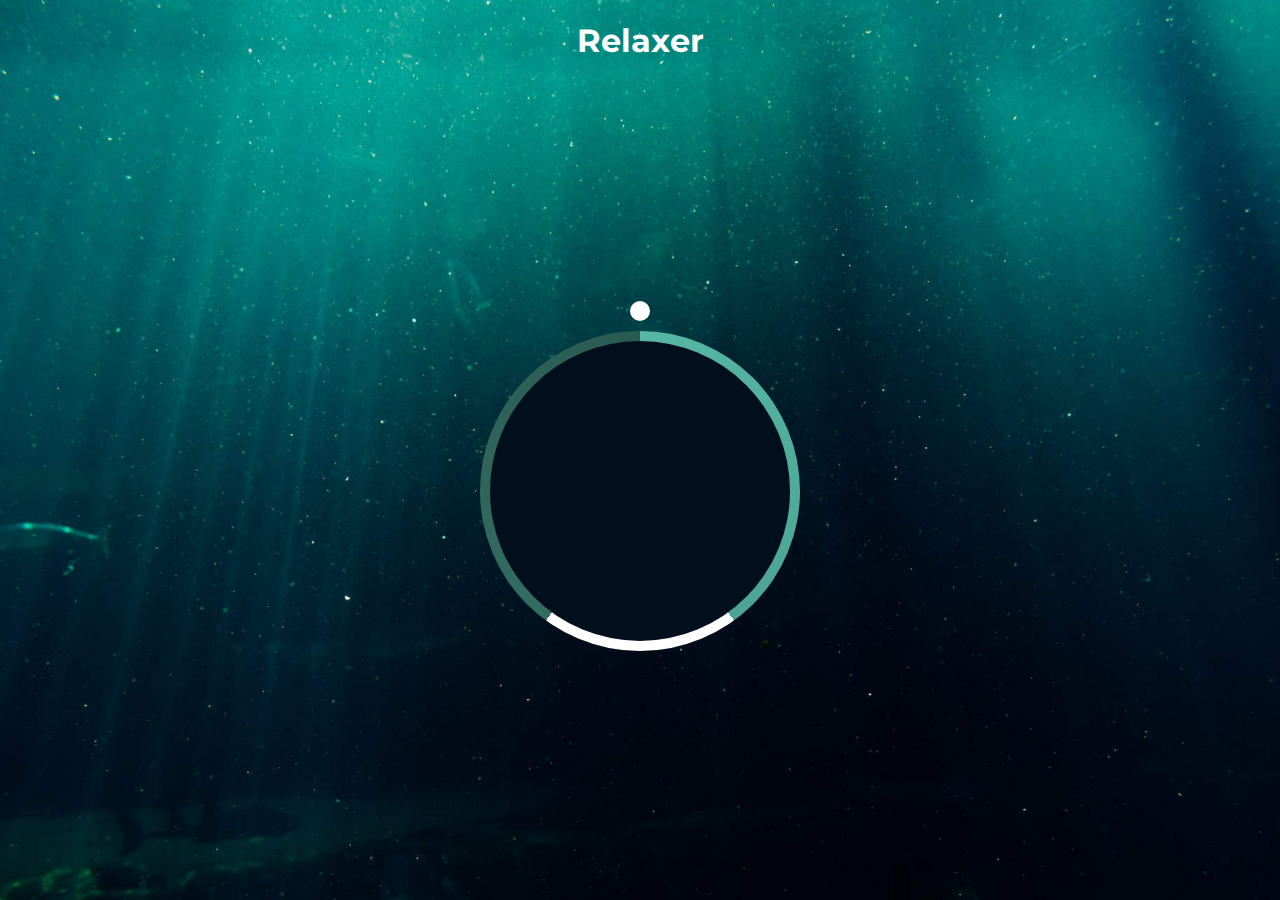
<file: project-relaxer/index.html>
<!DOCTYPE html>
<html lang="en">
  <head>
    <meta charset="UTF-8" />
    <meta http-equiv="X-UA-Compatible" content="IE=edge" />
    <meta name="viewport" content="width=device-width, initial-scale=1.0" />
    <link rel="stylesheet" href="style.css" />
    <title>Relaxer</title>
  </head>
  <body>
    <h1>Relaxer</h1>
    <div class="container">
      <div class="circle"></div>
      <p id="text"></p>
      <div class="pointer-container">
        <div class="pointer"></div>
      </div>
      <div class="gradient-circle"></div>
    </div>
    <script src="script.js"></script>
  </body>
</html>
</file>
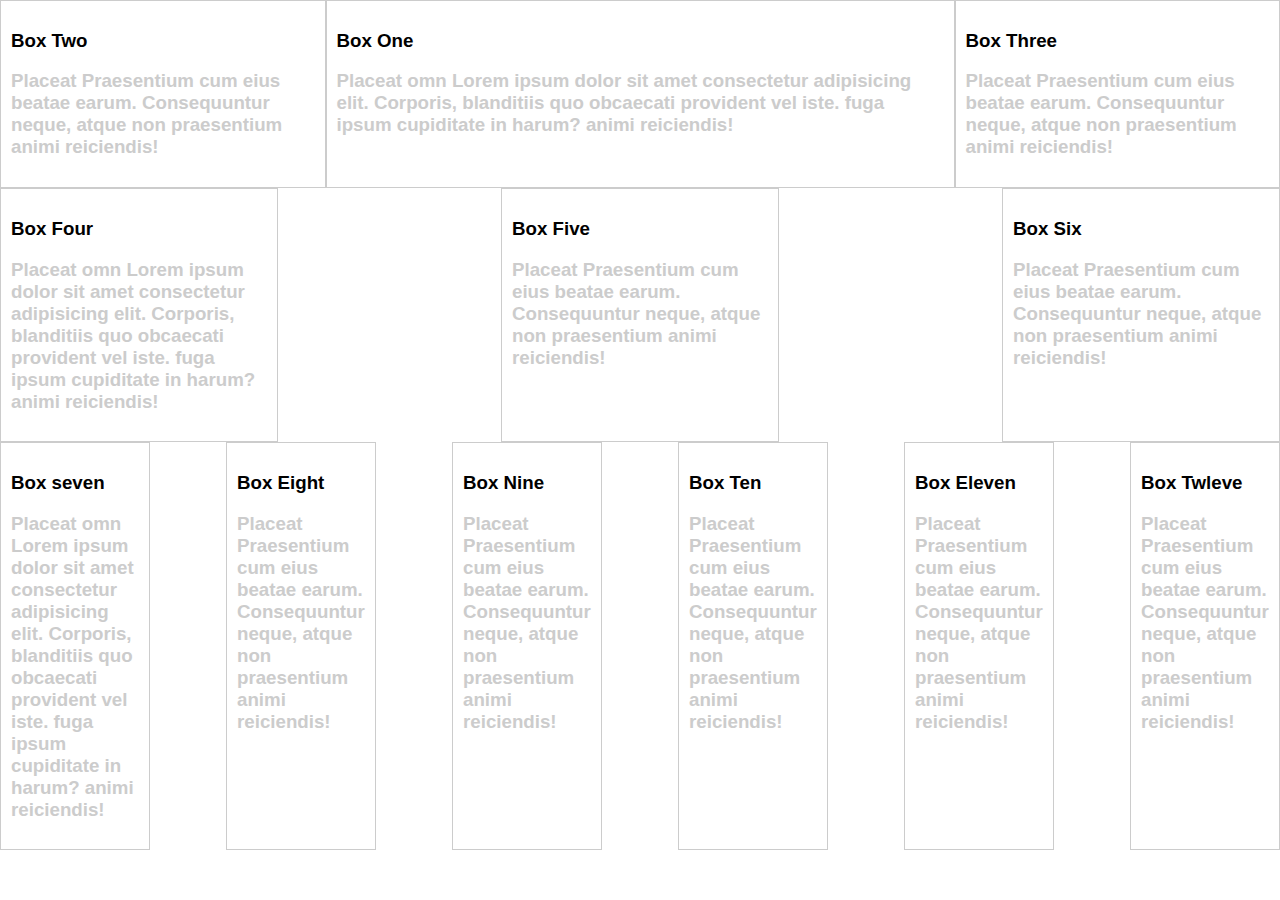
<file: project2/index.html>
<!DOCTYPE html>
<html lang="en">
<head>
    <meta charset="UTF-8">
    <meta http-equiv="X-UA-Compatible" content="IE=edge">
    <meta name="viewport" content="width=device-width, initial-scale=1.0">
    <title>Flex box project</title>
    <link rel="stylesheet" href="style.css"/>
</head>
<body>
    <div class="container-1">
        <div class="box-1">
            <h3>Box One <h3>
                <p>Placeat omn
                   Lorem ipsum dolor sit amet consectetur adipisicing elit. Corporis, blanditiis quo obcaecati provident vel iste.
                   
                    fuga ipsum cupiditate in harum?
                    animi reiciendis!</p>
        </div>
        <div class="box-2">
            <h3>Box Two <h3>
                <p>Placeat  
                    Praesentium cum eius beatae earum. Consequuntur neque, atque non praesentium 
                    animi reiciendis!</p>
        </div>
        <div class="box-3">
            <h3>Box Three <h3>
                <p>Placeat
                    Praesentium cum eius beatae earum. Consequuntur neque, atque non praesentium 
                    animi reiciendis!</p>
        </div>
    </div>
    <div class="container-2">
        <div class="container-2-box">
            <h3>Box Four <h3>
                <p>Placeat omn
                   Lorem ipsum dolor sit amet consectetur adipisicing elit. Corporis, blanditiis quo obcaecati provident vel iste.
                   
                    fuga ipsum cupiditate in harum?
                    animi reiciendis!</p>
        </div>
        <div class="container-2-box">
            <h3>Box Five <h3>
                <p>Placeat  
                    Praesentium cum eius beatae earum. Consequuntur neque, atque non praesentium 
                    animi reiciendis!</p>
        </div>
        <div class="container-2-box">
            <h3>Box Six <h3>
                <p>Placeat
                    Praesentium cum eius beatae earum. Consequuntur neque, atque non praesentium 
                    animi reiciendis!</p>
        </div>
    </div>
    <div class="container-3">
        <div class="container-3-box">
            <h3>Box seven <h3>
                <p>Placeat omn
                   Lorem ipsum dolor sit amet consectetur adipisicing elit. Corporis, blanditiis quo obcaecati provident vel iste.
                   
                    fuga ipsum cupiditate in harum?
                    animi reiciendis!</p>
        </div>
        <div class="container-3-box">
            <h3>Box Eight <h3>
                <p>Placeat  
                    Praesentium cum eius beatae earum. Consequuntur neque, atque non praesentium 
                    animi reiciendis!</p>
        </div>
        <div class="container-3-box">
            <h3>Box Nine <h3>
                <p>Placeat
                    Praesentium cum eius beatae earum. Consequuntur neque, atque non praesentium 
                    animi reiciendis!</p>
        </div>
        <div class="container-3-box">
            <h3>Box Ten <h3>
                <p>Placeat
                    Praesentium cum eius beatae earum. Consequuntur neque, atque non praesentium 
                    animi reiciendis!</p>
        </div>
        <div class="container-3-box">
            <h3>Box Eleven <h3>
                <p>Placeat
                    Praesentium cum eius beatae earum. Consequuntur neque, atque non praesentium 
                    animi reiciendis!</p>
        </div>
        <div class="container-3-box">
            <h3>Box Twleve <h3>
                <p>Placeat
                    Praesentium cum eius beatae earum. Consequuntur neque, atque non praesentium 
                    animi reiciendis!</p>
        </div>
    </div>
</body>
</html>
</file>
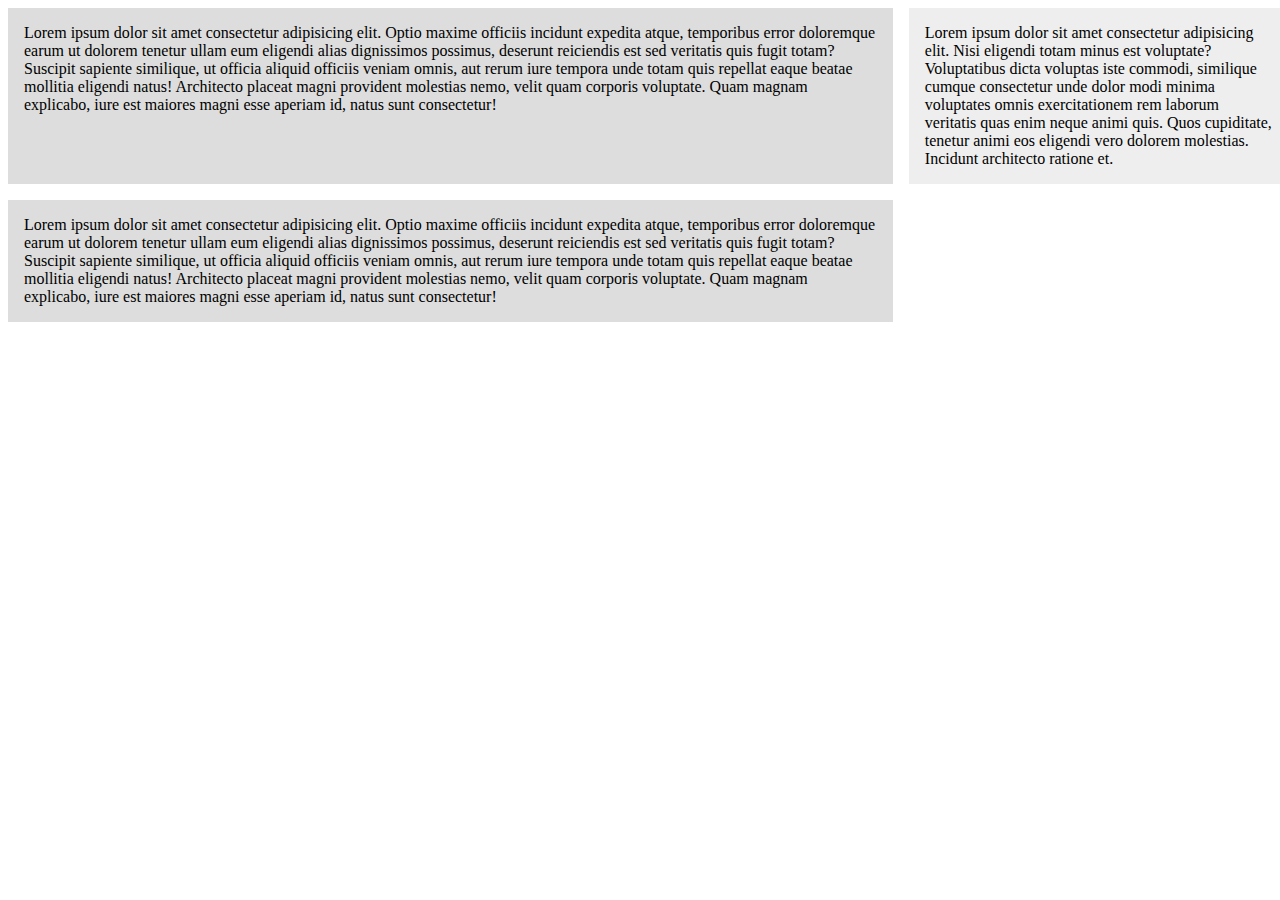
<file: project3/index.html>
<!DOCTYPE html>
<html lang="en">
<head>
    <meta charset="UTF-8">
    <meta http-equiv="X-UA-Compatible" content="IE=edge">
    <meta name="viewport" content="width=device-width, initial-scale=1.0">
    <link rel="stylesheet" href="style.css">
    <title>Grid project</title>
</head>
<body>
    <div class="wrapper">
        <div>
            Lorem ipsum dolor sit amet consectetur 
            adipisicing elit. Optio maxime officiis 
            incidunt expedita atque, temporibus error
             doloremque earum ut dolorem tenetur ullam 
             eum eligendi alias dignissimos possimus, 
             deserunt reiciendis est sed veritatis quis 
             fugit totam? Suscipit sapiente similique, 
             ut officia aliquid officiis veniam omnis, 
             aut rerum iure tempora unde totam quis repellat
              eaque beatae mollitia eligendi natus! 
              Architecto placeat magni provident molestias
               nemo, velit quam corporis voluptate. Quam
                magnam explicabo, iure est maiores magni 
            esse aperiam id, natus sunt consectetur! 
        </div>
        <div>Lorem ipsum dolor sit amet consectetur
             adipisicing elit. Nisi eligendi totam minus
              est voluptate? Voluptatibus dicta voluptas
               iste commodi, similique cumque consectetur
                unde dolor modi minima voluptates omnis 
                exercitationem rem laborum veritatis quas 
                enim neque animi quis. Quos cupiditate, 
                tenetur animi eos eligendi vero dolorem 
                molestias.
             Incidunt architecto ratione et.
            </div>
            <div>
                Lorem ipsum dolor sit amet consectetur 
                adipisicing elit. Optio maxime officiis 
                incidunt expedita atque, temporibus error
                 doloremque earum ut dolorem tenetur ullam 
                 eum eligendi alias dignissimos possimus, 
                 deserunt reiciendis est sed veritatis quis 
                 fugit totam? Suscipit sapiente similique, 
                 ut officia aliquid officiis veniam omnis, 
                 aut rerum iure tempora unde totam quis repellat
                  eaque beatae mollitia eligendi natus! 
                  Architecto placeat magni provident molestias
                   nemo, velit quam corporis voluptate. Quam
                    magnam explicabo, iure est maiores magni 
                esse aperiam id, natus sunt consectetur! 
            </div>
      
      
      
      
      
      
      
      
      
      
      
        
    </div>
</body>
</html>
</file>
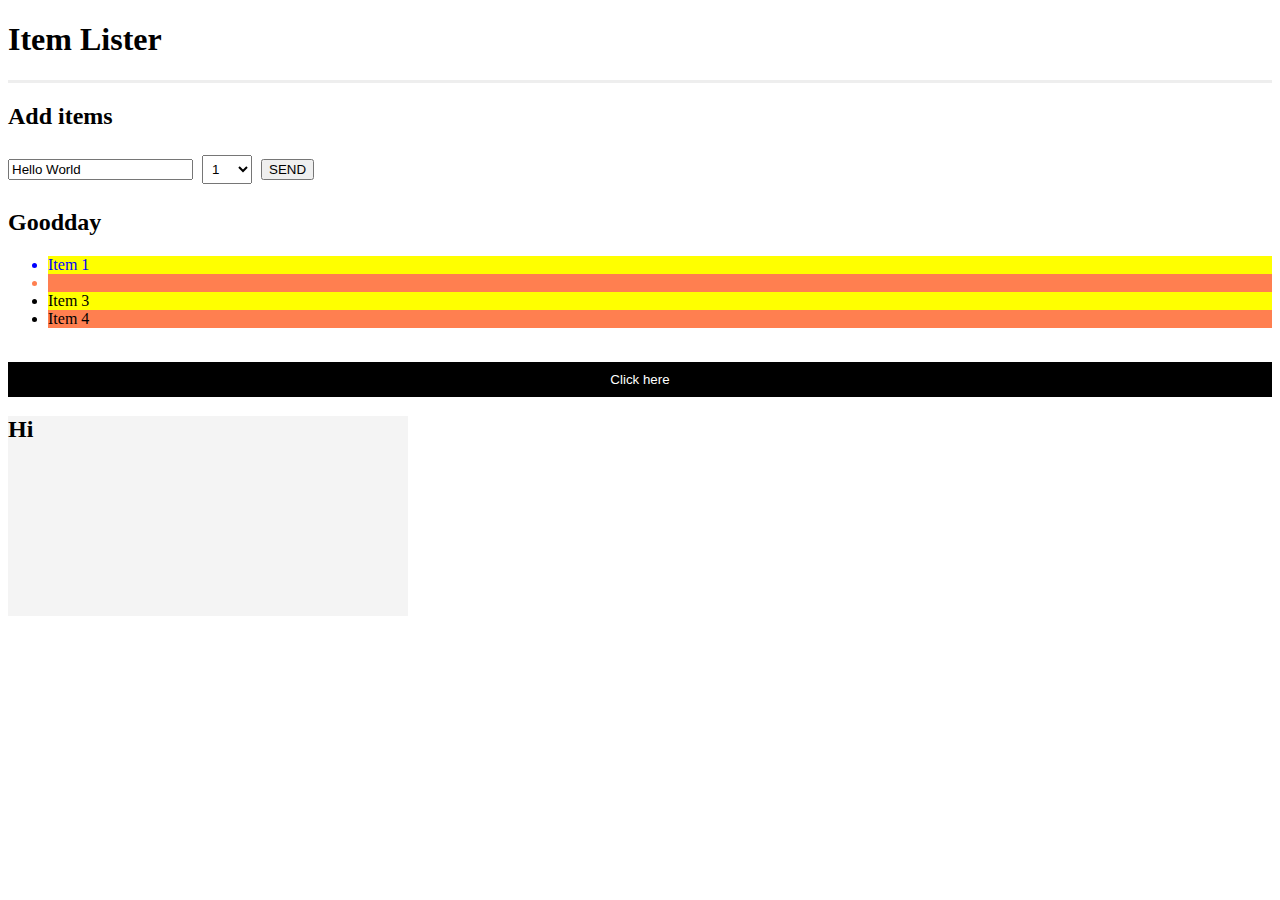
<file: project4/index.html>
<!DOCTYPE html>
<html lang="en">
<head>
    <meta charset="UTF-8">
    <meta http-equiv="X-UA-Compatible" content="IE=edge">
    <meta name="viewport" content="width=device-width, initial-scale=1.0">
    <title>Item Lister </title>
    <link rel="stylesheet" href="style.css">
</head>
<body>
    <header id="main-header">
        <div class="container">
            <h1 id="header-title">Item Lister <span style="display: none;">123</span></h1>
        </div>
    </header>
    <div class="conatiner">
        <div id="main">
            <h2 class="title">Add items</h2>
            <form>
                <input type="text">
                <select style="margin:5px; padding:5px; width:50px;">
                    <option value="1">1</option>
                    <option value="2">2</option>
                    <option value="3">3</option>
                    <option value="4">4</option>
                </select>
                <input type="submit" value="Submit">
            </form>
            <h2 class="title">Items</h2>
            <ul id="items">
                <li class="list-group-item">Item 1</li>
                <li class="list-group-item">Item 2</li>
                <li class="list-group-item">Item 3</li>
                <li class="list-group-item">Item 4</li>
             
            </ul>
            <div id="output"></div>
            <br>
            <button class="btn btn-dark btn-block" id="button">Click here</button>
        <br>
        <div  id="box" style="width: 400px; height:200px; background:#f4f4f4;">
        <h2>Hi</h2>
        </div>
        </div>
    </div>
    <script src="script.js"></script>
    <!-- <script src="main.js"></script> -->
    <!-- <script src="object_literals.js"></script> -->
    <!-- <script src="constructor.js"></script> -->
    <!-- <script src="prototypes.js"></script> -->
    <!-- <script src="inheritance.js"></script> -->
    <!-- <script src="subclass.js"></script> -->
</body>
</html>
</file>
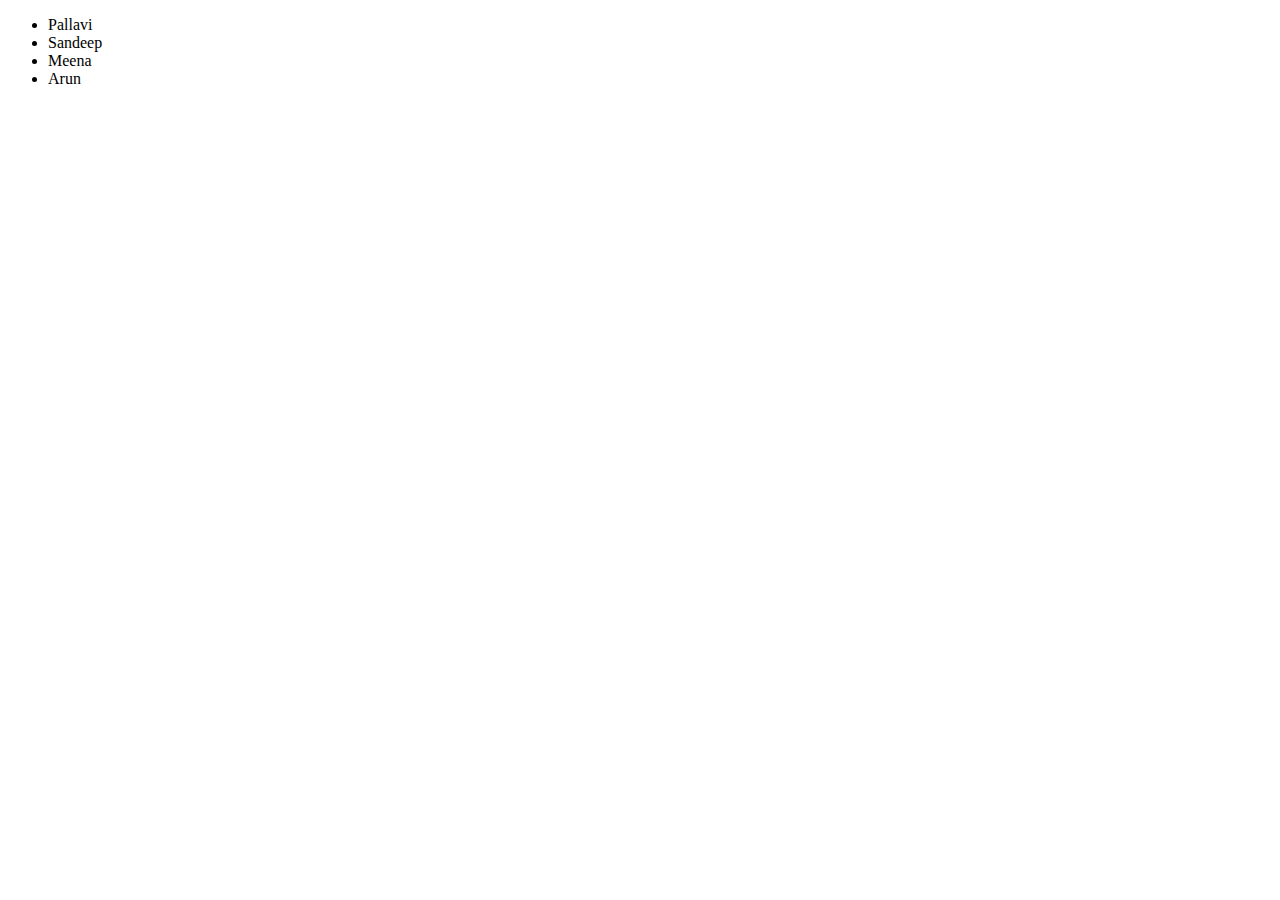
<file: project6/index.html>
<!DOCTYPE html>
<html lang="en">
<head>
    <meta charset="UTF-8">
    <meta http-equiv="X-UA-Compatible" content="IE=edge">
    <meta name="viewport" content="width=device-width, initial-scale=1.0">
    <title>Json sandbox</title>
</head>
<body>
    <ul id="people"></ul>
    <script>
        // let person ={
            // name: "Pallavi",
            // age:48,
            // address:{
                // street:"squirrel road",
                // city:"Auburn Hills"
            // },
            // children :["atharva","amruta"],
            // email:function() {
                // return 'pskuthe@gmail.com';
            // }
        // }
// let people =[
    // {
        // name:"pallavi",
        // age: 48
    // },
    // {
    // name:"Sandeep",
    // age: 50
// },
// {
    // name:"Meena",
    // age: 73
// },
// ]
    //   let output =''
    //   for(let i=0; i< people.length ;i++){
        // console.log(people[i].name);
        // output+='<li>'+ people[i].name +'</li>';
    //   }
    //    document.getElementById('people').innerHTML=output

    var xhttp = new XMLHttpRequest();
xhttp.onreadystatechange = function() {
    if (this.readyState == 4 && this.status == 200) {
       // Typical action to be performed when the document is ready:
      // document.getElementById("demo").innerHTML = xhttp.responseText;
      let response=JSON.parse(xhttp.responseText);
    let people=response.people;
      let output =''
   for(let i=0; i< people.length ;i++){
   console.log(people[i].name);
   output+='<li>'+ people[i].name +'</li>';
   }
    document.getElementById('people').innerHTML=output
      
    }
};
xhttp.open("GET", "people.json", true);
xhttp.send();

    </script>
   
    
</body>
</html>
</file>
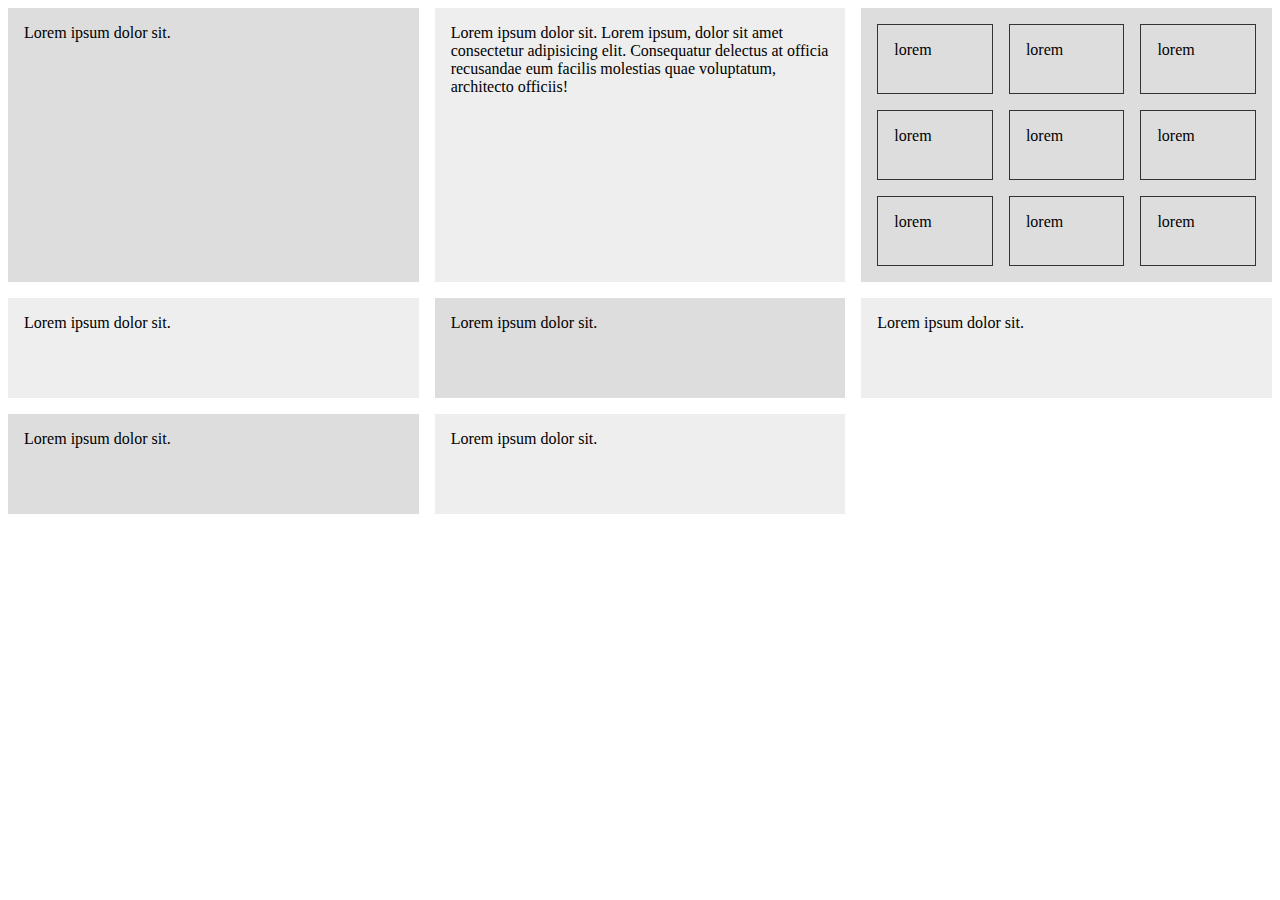
<file: project3/index1.html>
<!DOCTYPE html>
<html lang="en">
    <style>
        .wrapper > div{
    background: #eee;
    padding:1em;
   
}
.wrapper >div:nth-child(odd){
    background: #ddd;
}
.nested{
    display: grid;
    grid-template-columns: repeat(3,1fr);
    grid-auto-rows: 70px;
    grid-gap:1em

}
.nested > div{
    border:1px solid #333;
    padding: 1em;;
}

.wrapper{
    display: grid;
    /* grid-template-columns: 1fr 1fr 1fr; */
    grid-template-columns: repeat(3,1fr);
    grid-gap:1em;
    /* grid-auto-rows: 100px; */
    grid-auto-rows:minmax(100px,auto)
}
    </style>
<head>
     <title>Document</title>
</head>
<body>
    <div class="wrapper">
        <div>
            Lorem ipsum dolor sit.
        </div>
        <div>
            Lorem ipsum dolor sit.
            Lorem ipsum, dolor sit amet consectetur 
            adipisicing elit. Consequatur delectus at 
            officia recusandae eum facilis molestias quae voluptatum, 
            architecto officiis!
        </div>
        <div class="nested">
            <div>lorem</div>
            <div>lorem</div>
            <div>lorem</div>
            <div>lorem</div>
            <div>lorem</div>
            <div>lorem</div>
            <div>lorem</div>
            <div>lorem</div>
            <div>lorem</div>
        </div>
        <div>
            Lorem ipsum dolor sit.
        </div>
        <div>
            Lorem ipsum dolor sit.
        </div>
        <div>
            Lorem ipsum dolor sit.
        </div>
        <div>
            Lorem ipsum dolor sit.
        </div>
        <div>
            Lorem ipsum dolor sit.
        </div>
    </div>
</body>
</html>
</file>
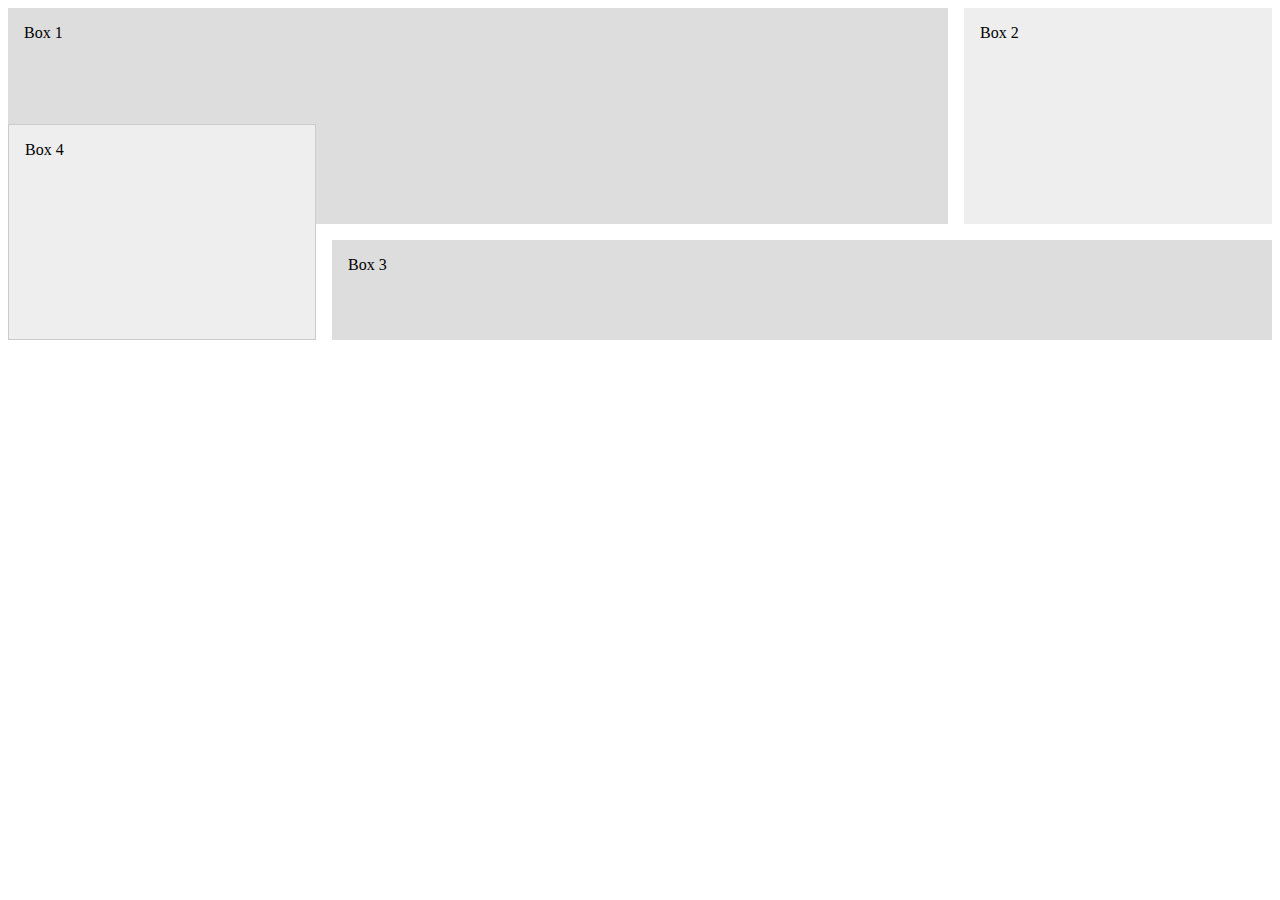
<file: project3/index2.html>
<!DOCTYPE html>
<html lang="en">
  <style>
    .wrapper > div {
      background: #eee;
      padding: 1em;
    }
    .wrapper > div:nth-child(odd) {
      background: #ddd;
    }

    .wrapper {
      display: grid;
      grid-template-columns: 1fr 2fr 1fr;
      grid-gap: 1em;
      /* grid-auto-rows: 100px; */
      grid-auto-rows: minmax(100px, auto);
      /* align-items:baseline ; */
    }
    .box1 {
      /* align-self: center; */
      grid-column: 1/3;
      grid-row: 1/3;
    }
    .box2 {
      grid-column: 3;
      grid-row: 1/3;
      /* align-self: flex-end; */
    }
    .box3 {
      grid-column: 2/4;
      grid-row: 3;
    }
    .box4 {
      grid-column: 1;
      grid-row: 2/4;
      border: 1px solid #ccc;
    }
  </style>
  <head>
    <title>Grid</title>
  </head>
  <body>
    <div class="wrapper">
      <div class="box box1">Box 1</div>
      <div class="box box2">Box 2</div>
      <div class="box box3">Box 3</div>
      <div class="box box4">Box 4</div>
      
    </div>
  </body>
</html>
</file>
<file: project-relaxer/style.css>
@import url("https://fonts.googleapis.com/css?family=Montserrat&display=swap");

* {
  box-sizing: border-box;
}

body {
  background: #224941 url("./img/bg.jpg") no-repeat center center/cover;
  color: #fff;
  font-family: "Montserrat", sans-serif;
  min-height: 100vh;
  overflow: hidden;
  display: flex;
  flex-direction: column;
  align-items: center;
  margin: 0;
}
.container {
  display: flex;
  align-items: center;
  justify-content: center;
  height: 300px;
  width: 300px;
  margin: auto;
  position: relative;
  transform: scale(1);
}

.gradient-circle {
  background: conic-gradient(
    #55b7a4 0%,
    #4ca493 40%,
    #fff 40%,
    #fff 60%,
    #336d62 60%,
    #2a5b52 100%
  );
  height: 320px;
  width: 320px;
  z-index: -2;
  border-radius: 50%;
  position: absolute;
  top: -10px;
  left: -10px;
}
.circle {
  background-color: #010f1c;
  height: 100%;
  width: 100%;
  position: absolute;
  border-radius: 50%;
  top: 0px;
  left: 0px;
  z-index: -1;
}
.pointer-container {
  position: absolute;
  top: -40px;
  left: 140px;
  width: 20px;
  height: 190px;

  animation: rotate 7.5s linear forwards infinite;
  transform-origin: bottom center;
}
.pointer {
  background-color: #fff;
  border-radius: 50%;
  height: 20px;
  width: 20px;
  display: block;
}
.container.grow {
  animation: grow 3s linear forwards;
}
.container.shrink {
  animation: shrink 3s linear forwards;
}
@keyframes rotate {
  from {
    transform: rotate(0deg);
  }
  to {
    transform: rotate(360deg);
  }
}
@keyframes grow {
  from {
    transform: scale(1);
  }
  to {
    transform: scale(1.2);
  }
}

@keyframes shrink {
  from {
    transform: scale(1.2);
  }
  to {
    transform: scale(1);
  }
}
</file>
<file: project2/style.css>
body {
    margin:0;
    font-family: Arial, Helvetica, sans-serif;
    
    
    }
    @media(min-width:660px){
    .container-1{
        display: flex;
       /* align-items: flex-start;
        align-items: center;*/
        flex-direction: row;
    }
    .container-2{
        display: flex;
       justify-content:space-between
    }
}
   .box-1{
       flex:2;
        order:2;
   }
   .box-2{
      flex:1;
      order:1;
   }
   .box-3
   {
       flex:1;
       order:3;
   }
   .container-2-box{
       flex-basis: 20%;
       
   }
   .container-3{
       display: flex;
       flex-wrap: wrap;
       justify-content: space-between;
   }
   .container-3-box{
      flex-basis: 10%;
   }
   h3{
       font-weight: bolder;
   }
   
    p{
        font-size: 1em;
        padding: 0px;
        color: #ccc;
    }

    .container-1 div, .container-2 div,.container-3 div{
        border: 1px #ccc solid;
        padding :10px;
        background:light gray;

    }
</file>
<file: project3/style.css>
.wrapper > div{
    background: #eee;
    padding:1em;
   
}
.wrapper >div:nth-child(odd){
    background: #ddd;
}
.wrapper{
    display: grid;
    grid-template-columns: 70% 30%;
   /* grid-column-gap:1em;
    grid-row-gap:1em;*/
    grid-gap:1em;
}
</file>
<file: project4/style.css>
.btn{

    background-color: #000;
    color:#fff;
    border:none;
    padding: 10px;
    width: 100%;
}
</file>
